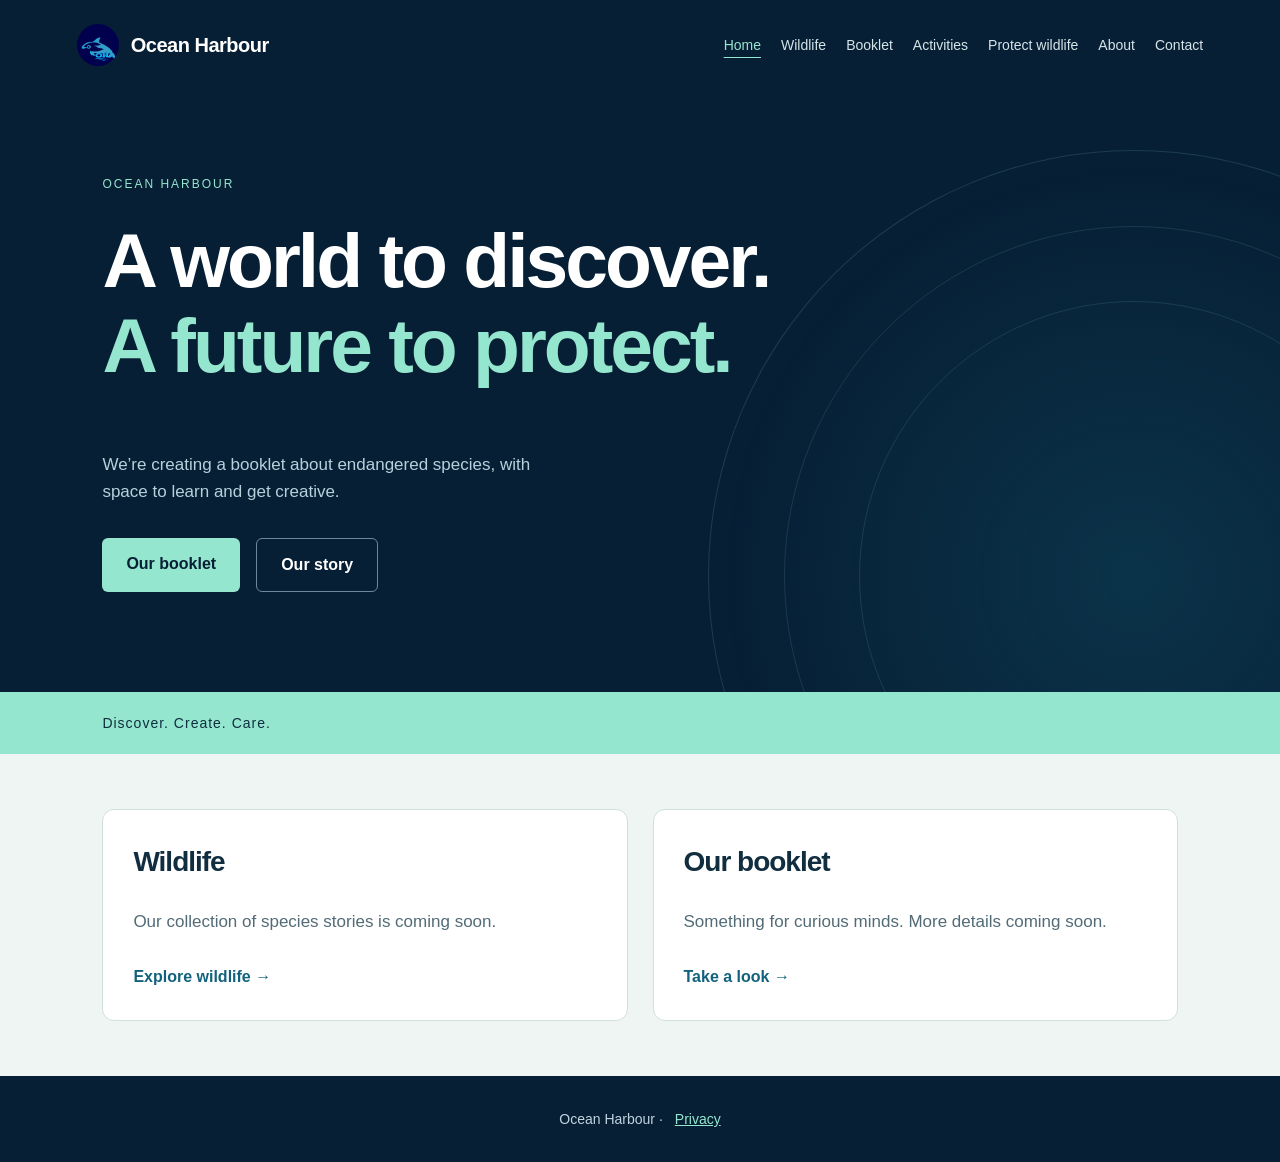
<file: index.html>
<head>
  <meta charset="UTF-8">
  <link rel="icon" href="/favicon.ico" sizes="48x48">
  <link rel="icon" type="image/png" href="/favicon-96.png" sizes="96x96">
  <link rel="apple-touch-icon" href="/favicon-192.png">
  <meta name="viewport" content="width=device-width, initial-scale=1">
  <title>Ocean Harbour | Endangered Species Booklet</title>
  <meta name="description" content="Ocean Harbour is a Young Enterprise student business creating an endangered species booklet with wildlife facts and creative activities.">
  <meta name="keywords" content="Ocean Harbour, Ocean Harbour Young Enterprise, endangered species booklet, wildlife booklet, wildlife learning activities, conservation education">
  <meta name="robots" content="index, follow">
  <meta name="theme-color" content="#12394b">
  <link rel="canonical" href="https://oceanharbour.co.uk/">
  <meta property="og:title" content="Ocean Harbour | Endangered Species Booklet">
  <meta property="og:description" content="Ocean Harbour is a Young Enterprise student business creating an endangered species booklet with wildlife facts and creative activities.">
  <meta property="og:type" content="website">
  <meta property="og:url" content="https://oceanharbour.co.uk/">
  <meta property="og:image" content="https://oceanharbour.co.uk/assets/logo.png">
  <link rel="icon" href="assets/logo.png">
  <link rel="stylesheet" href="style.css">
  <script src="script.js" defer></script>
</head>
<body>
  <a class="skip-link" href="#main">Skip to content</a>
  <header>
    <div class="header-inner">
      <a class="brand" href="">
        <img src="assets/logo.png" alt="Ocean Harbour logo">
        <span>Ocean Harbour</span>
      </a>
      <button id="menu-button" aria-expanded="false" aria-controls="navigation">Menu</button>
      <nav id="navigation" aria-label="Main navigation">
        <a href="/" aria-current="page">Home</a>
        <a href="species/">Wildlife</a>
        <a href="booklet/">Booklet</a>
        <a href="activities/">Activities</a>
        <a href="protect/">Protect wildlife</a>
        <a href="about/">About</a>
        <a href="contact/">Contact</a>
      </nav>
    </div>
  </header>

  <main id="main" class="home">
    <section class="hero">
      <div class="waves" aria-hidden="true"></div>
      <div class="hero-content">
        <span class="eyebrow">Ocean Harbour</span>
        <h1>A world to discover.<br><span>A future to protect.</span></h1>
        <p>We’re creating a booklet about endangered species, with space to learn and get creative.</p>
        <div class="hero-links">
          <a class="button" href="booklet/">Our booklet</a>
          <a class="button secondary" href="about/">Our story</a>
        </div>
      </div>
    </section>
    <div class="intro-strip">Discover. Create. Care.</div>
    <section class="home-sections" aria-label="Explore Ocean Harbour">
      <div class="home-card">
        <h2>Wildlife</h2>
        <p>Our collection of species stories is coming soon.</p>
        <a href="species/">Explore wildlife →</a>
      </div>
      <div class="home-card">
        <h2>Our booklet</h2>
        <p>Something for curious minds. More details coming soon.</p>
        <a href="booklet/">Take a look →</a>
      </div>
    </section>
  </main>

  <footer>
    <span>Ocean Harbour  ·<a href="../privacy/index.html">Privacy</a></span>
  </footer>
</body>
</html>
</file>
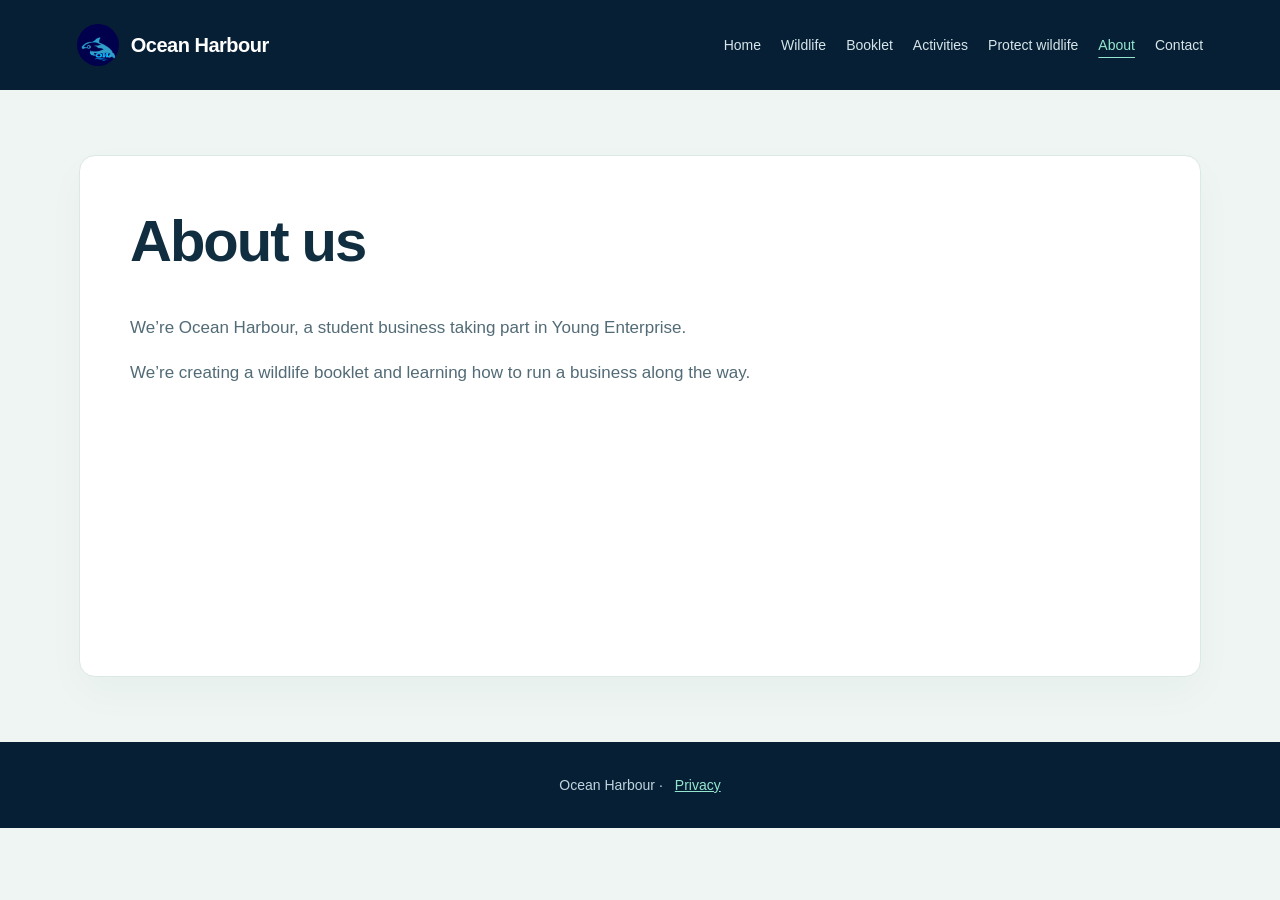
<file: about/index.html>
<html>
<head>
  <meta charset="UTF-8">
  <link rel="icon" href="/favicon.ico" sizes="48x48">
  <link rel="icon" type="image/png" href="/favicon-96.png" sizes="96x96">
  <link rel="apple-touch-icon" href="/favicon-192.png">
  <meta name="viewport" content="width=device-width, initial-scale=1">
  <title>Ocean Harbour Young Enterprise | About Us</title>
  <meta name="description" content="Ocean Harbour is a student business taking part in Young Enterprise and creating a wildlife booklet about endangered species.">
  <meta name="keywords" content="Ocean Harbour, Ocean Harbour Young Enterprise, endangered species booklet, wildlife booklet, wildlife learning activities, conservation education">
  <meta name="robots" content="index, follow">
  <meta name="theme-color" content="#12394b">
  <link rel="canonical" href="https://oceanharbour.co.uk/about/">
  <meta property="og:title" content="Ocean Harbour Young Enterprise | About Us">
  <meta property="og:description" content="Ocean Harbour is a student business taking part in Young Enterprise and creating a wildlife booklet about endangered species.">
  <meta property="og:type" content="website">
  <meta property="og:url" content="https://oceanharbour.co.uk/about/">
  <meta property="og:image" content="https://oceanharbour.co.uk/assets/logo.png">
  <link rel="icon" href="../assets/logo.png">
  <link rel="stylesheet" href="style.css">
  <script src="script.js" defer></script>
</head>
<body>
  <a class="skip-link" href="#main">Skip to content</a>
  <header>
    <div class="header-inner">
      <a class="brand" href="../">
        <img src="../assets/logo.png" alt="Ocean Harbour logo">
        <span>Ocean Harbour</span>
      </a>
      <button id="menu-button" aria-expanded="false" aria-controls="navigation">Menu</button>
      <nav id="navigation" aria-label="Main navigation">
        <a href="../">Home</a>
        <a href="../species/">Wildlife</a>
        <a href="../booklet/">Booklet</a>
        <a href="../activities/">Activities</a>
        <a href="../protect/">Protect wildlife</a>
        <a href="../about/" aria-current="page">About</a>
        <a href="../contact/">Contact</a>
      </nav>
    </div>
  </header>

  <main id="main">
    <h1>About us</h1>
    <p>We’re Ocean Harbour, a student business taking part in Young Enterprise.</p>
    <p>We’re creating a wildlife booklet and learning how to run a business along the way.</p>
  </main>

  <footer>
    <span>Ocean Harbour  ·<a href="../privacy/">Privacy</a></span>
  </footer>
</body>
</html>
</file>
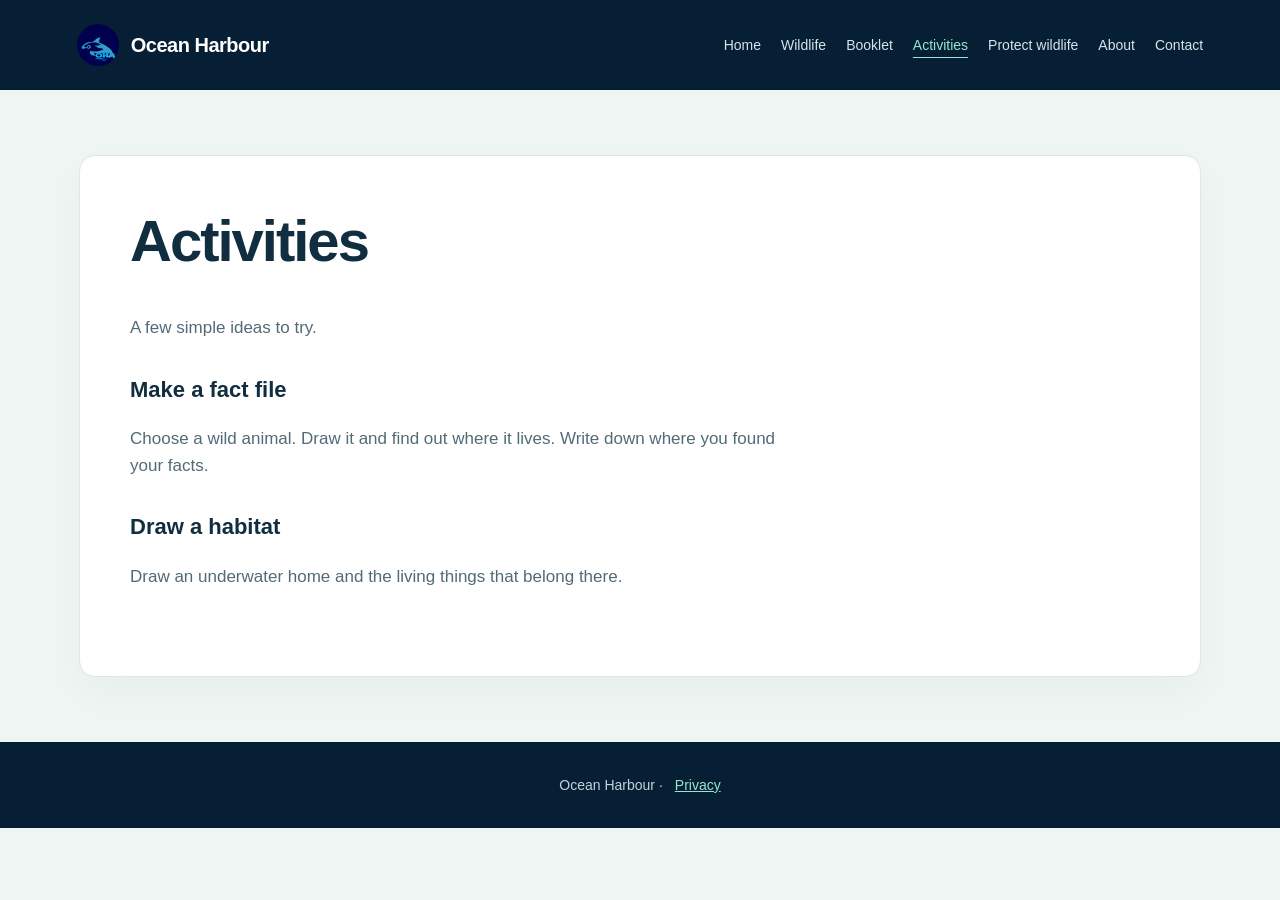
<file: activities/index.html>
<html>
<head>
  <meta charset="UTF-8">
  <link rel="icon" href="/favicon.ico" sizes="48x48">
  <link rel="icon" type="image/png" href="/favicon-96.png" sizes="96x96">
  <link rel="apple-touch-icon" href="/favicon-192.png">
  <meta name="viewport" content="width=device-width, initial-scale=1">
  <title>Wildlife Learning Activities | Ocean Harbour</title>
  <meta name="description" content="Try simple wildlife learning activities with Ocean Harbour, including drawing a habitat and making a wildlife fact file.">
  <!-- <meta name="keywords" content="Ocean Harbour, Ocean Harbour Young Enterprise, endangered species booklet, wildlife booklet, wildlife learning activities, conservation education"> -->
  <meta name="robots" content="index, follow">
  <meta name="theme-color" content="#12394b">
  <link rel="canonical" href="https://oceanharbour.co.uk/activities/">
  <meta property="og:title" content="Wildlife Learning Activities | Ocean Harbour">
  <meta property="og:description" content="Try simple wildlife learning activities with Ocean Harbour, including drawing a habitat and making a wildlife fact file.">
  <meta property="og:type" content="website">
  <meta property="og:url" content="https://oceanharbour.co.uk/activities/">
  <meta property="og:image" content="https://oceanharbour.co.uk/assets/logo.png">
  <link rel="icon" href="../assets/logo.png">
  <link rel="stylesheet" href="style.css">
  <script src="script.js" defer></script>
</head>
<body>
  <a class="skip-link" href="#main">Skip to content</a>
  <header>
    <div class="header-inner">
      <a class="brand" href="../">
        <img src="../assets/logo.png" alt="Ocean Harbour logo">
        <span>Ocean Harbour</span>
      </a>
      <button id="menu-button" aria-expanded="false" aria-controls="navigation">Menu</button>
      <nav id="navigation" aria-label="Main navigation">
        <a href="../">Home</a>
        <a href="../species/">Wildlife</a>
        <a href="../booklet/">Booklet</a>
        <a href="../activities/" aria-current="page">Activities</a>
        <a href="../protect/">Protect wildlife</a>
        <a href="../about/">About</a>
        <a href="../contact/">Contact</a>
      </nav>
    </div>
  </header>

  <main id="main">
    <h1>Activities</h1>
    <p>A few simple ideas to try.</p>
    <h2>Make a fact file</h2>
    <p>Choose a wild animal. Draw it and find out where it lives. Write down where you found your facts.</p>
    <h2>Draw a habitat</h2>
    <p>Draw an underwater home and the living things that belong there.</p>
  </main>

  <footer>
    <span>Ocean Harbour  ·<a href="../privacy/">Privacy</a></span>
  </footer>
</body>
</html>
</file>
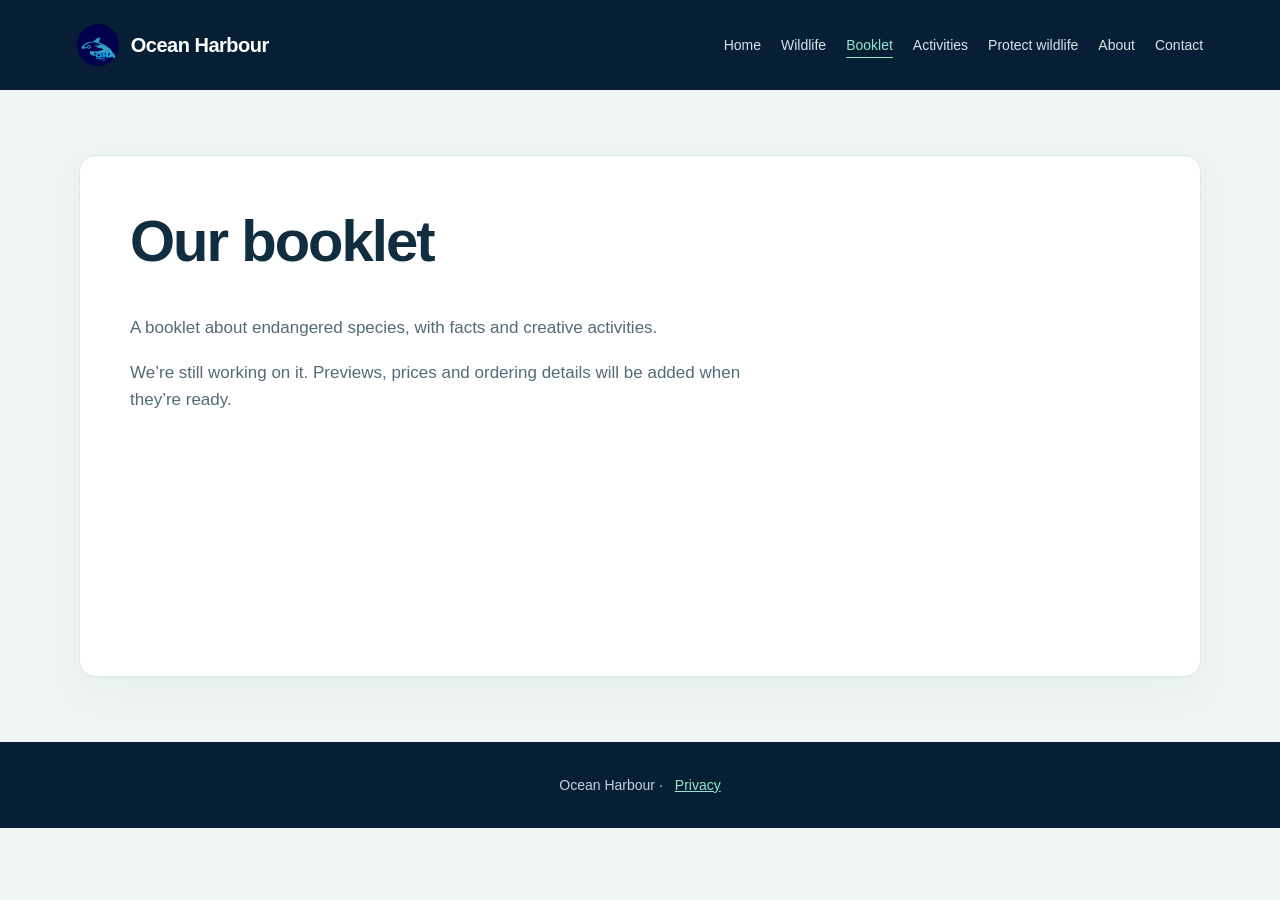
<file: booklet/index.html>
<html>
<head>
  <meta charset="UTF-8">
  <link rel="icon" href="/favicon.ico" sizes="48x48">
  <link rel="icon" type="image/png" href="/favicon-96.png" sizes="96x96">
  <link rel="apple-touch-icon" href="/favicon-192.png">
  <meta name="viewport" content="width=device-width, initial-scale=1">
  <title>Endangered Species Booklet | Ocean Harbour</title>
  <meta name="description" content="Discover the Ocean Harbour endangered species booklet, a Young Enterprise project combining wildlife learning and colouring activities.">
  <!-- <meta name="keywords" content="Ocean Harbour, Ocean Harbour Young Enterprise, endangered species booklet, wildlife booklet, wildlife learning activities, conservation education"> -->
  <meta name="robots" content="index, follow">
  <meta name="theme-color" content="#12394b">
  <link rel="canonical" href="https://oceanharbour.co.uk/booklet/">
  <meta property="og:title" content="Endangered Species Booklet | Ocean Harbour">
  <meta property="og:description" content="Discover the Ocean Harbour endangered species booklet, a Young Enterprise project combining wildlife learning and colouring activities.">
  <meta property="og:type" content="website">
  <meta property="og:url" content="https://oceanharbour.co.uk/booklet/">
  <meta property="og:image" content="https://oceanharbour.co.uk/assets/logo.png">
  <link rel="icon" href="../assets/logo.png">
  <link rel="stylesheet" href="style.css">
  <script src="script.js" defer></script>
</head>
<body>
  <a class="skip-link" href="#main">Skip to content</a>
  <header>
    <div class="header-inner">
      <a class="brand" href="../">
        <img src="../assets/logo.png" alt="Ocean Harbour logo">
        <span>Ocean Harbour</span>
      </a>
      <button id="menu-button" aria-expanded="false" aria-controls="navigation">Menu</button>
      <nav id="navigation" aria-label="Main navigation">
        <a href="../">Home</a>
        <a href="../species/">Wildlife</a>
        <a href="../booklet/" aria-current="page">Booklet</a>
        <a href="../activities/">Activities</a>
        <a href="../protect/">Protect wildlife</a>
        <a href="../about/">About</a>
        <a href="../contact/">Contact</a>
      </nav>
    </div>
  </header>

  <main id="main">
    <h1>Our booklet</h1>
    <p>A booklet about endangered species, with facts and creative activities.</p>
    <p>We’re still working on it. Previews, prices and ordering details will be added when they’re ready.</p>
  </main>

  <footer>
    <span>Ocean Harbour  ·<a href="../privacy/">Privacy</a></span>
  </footer>
</body>
</html>
</file>
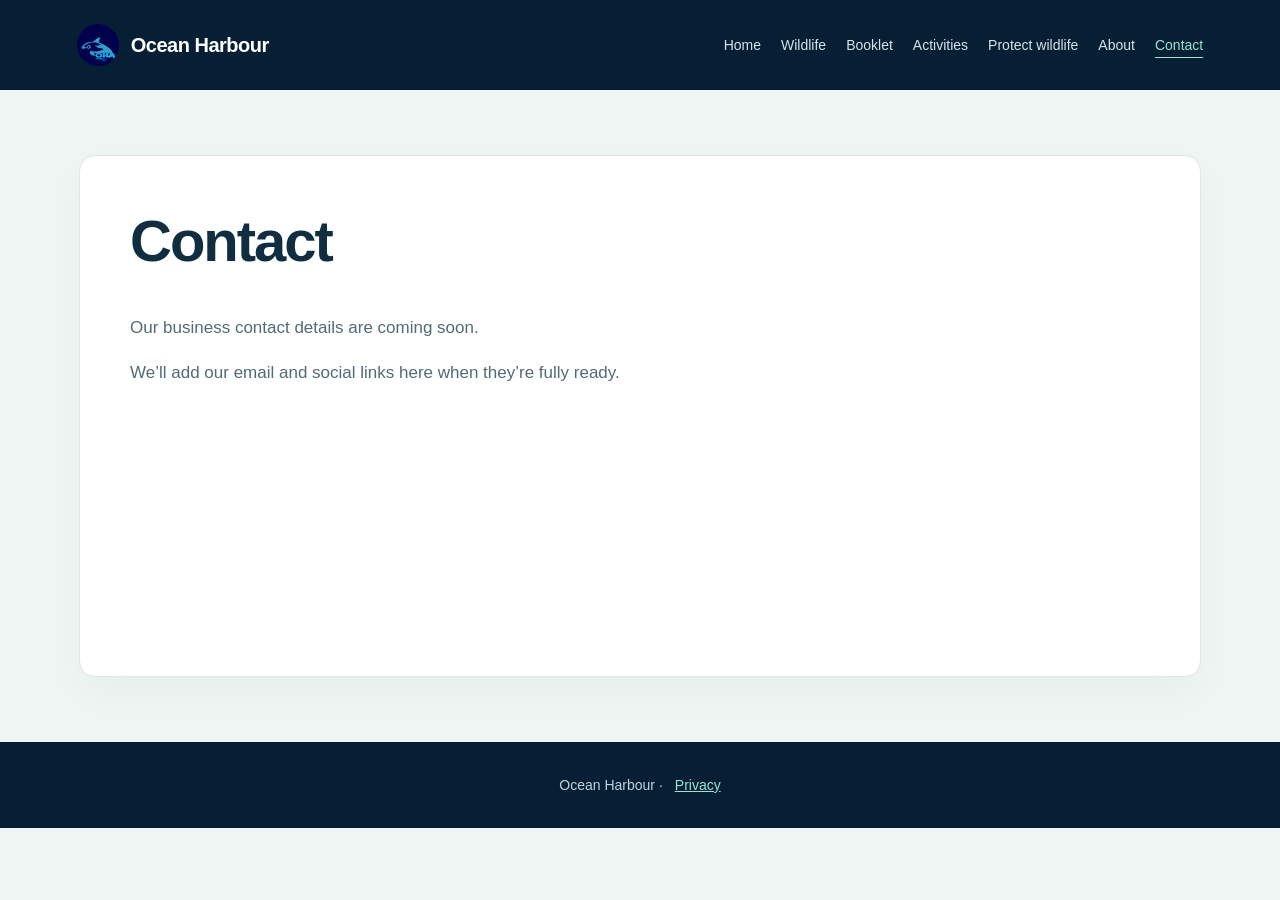
<file: contact/index.html>
<html>
<head>
  <meta charset="UTF-8">
  <link rel="icon" href="/favicon.ico" sizes="48x48">
  <link rel="icon" type="image/png" href="/favicon-96.png" sizes="96x96">
  <link rel="apple-touch-icon" href="/favicon-192.png">
  <meta name="viewport" content="width=device-width, initial-scale=1">
  <title>Contact Ocean Harbour | Booklet Updates</title>
  <meta name="description" content="Find Ocean Harbour booklet updates and contact information. Business contact details and ordering information are coming soon.">
  <!-- <meta name="keywords" content="Ocean Harbour, Ocean Harbour Young Enterprise, endangered species booklet, wildlife booklet, wildlife learning activities, conservation education"> -->
  <meta name="robots" content="index, follow">
  <meta name="theme-color" content="#12394b">
  <link rel="canonical" href="https://oceanharbour.co.uk/contact/">
  <meta property="og:title" content="Contact Ocean Harbour | Booklet Updates">
  <meta property="og:description" content="Find Ocean Harbour booklet updates and contact information. Business contact details and ordering information are coming soon.">
  <meta property="og:type" content="website">
  <meta property="og:url" content="https://oceanharbour.co.uk/contact/">
  <meta property="og:image" content="https://oceanharbour.co.uk/assets/logo.png">
  <link rel="icon" href="../assets/logo.png">
  <link rel="stylesheet" href="style.css">
  <script src="script.js" defer></script>
</head>
<body>
  <a class="skip-link" href="#main">Skip to content</a>
  <header>
    <div class="header-inner">
      <a class="brand" href="../">
        <img src="../assets/logo.png" alt="Ocean Harbour logo">
        <span>Ocean Harbour</span>
      </a>
      <button id="menu-button" aria-expanded="false" aria-controls="navigation">Menu</button>
      <nav id="navigation" aria-label="Main navigation">
        <a href="../">Home</a>
        <a href="../species/">Wildlife</a>
        <a href="../booklet/">Booklet</a>
        <a href="../activities/">Activities</a>
        <a href="../protect/">Protect wildlife</a>
        <a href="../about/">About</a>
        <a href="../contact/" aria-current="page">Contact</a>
      </nav>
    </div>
  </header>

  <main id="main">
    <h1>Contact</h1>
    <p>Our business contact details are coming soon.</p>
    <p>We’ll add our email and social links here when they’re fully ready.</p>
  </main>

  <footer>
    <span>Ocean Harbour  ·<a href="../privacy/">Privacy</a></span>
  </footer>
</body>
</html>
</file>
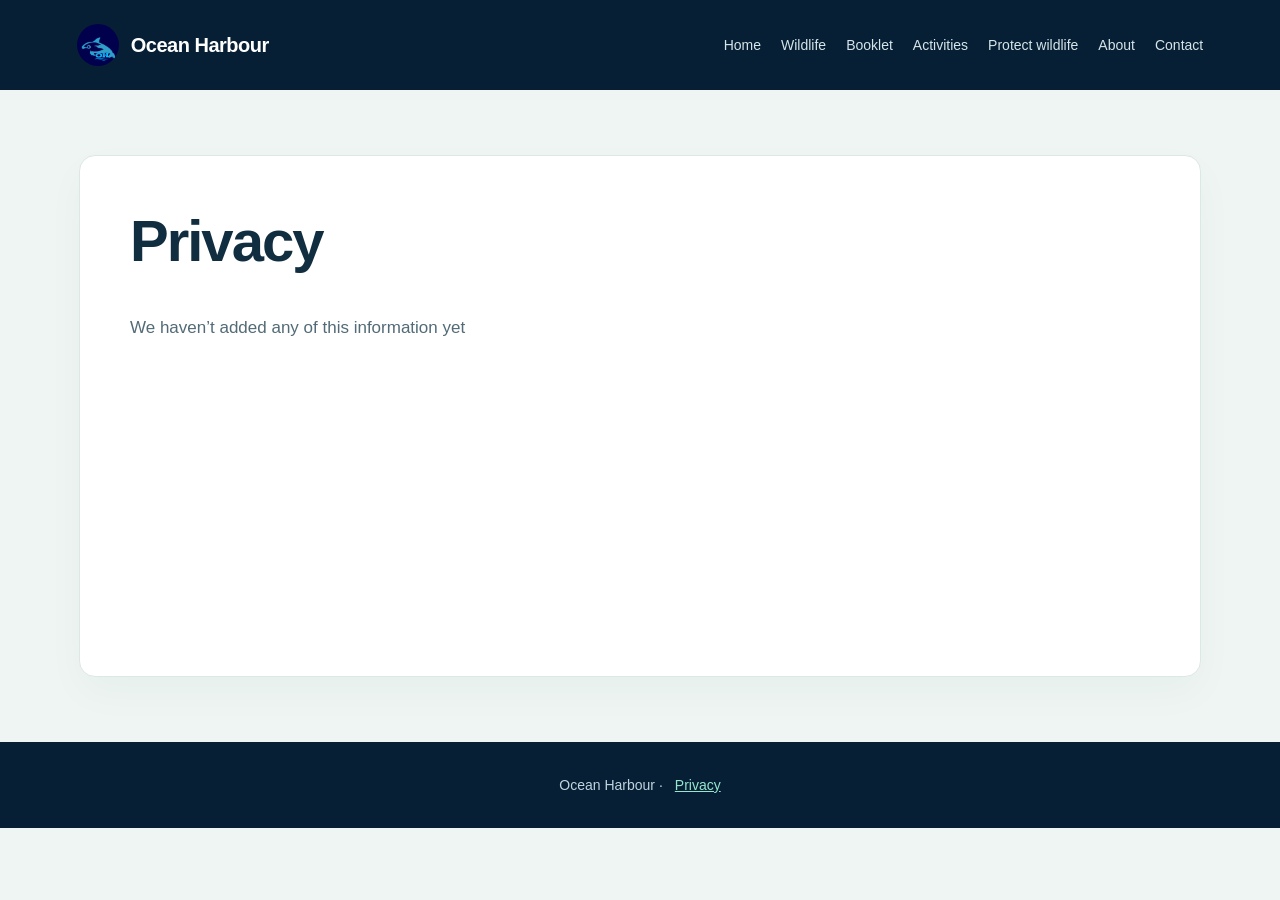
<file: privacy/index.html>
<html>
<head>
  <meta charset="UTF-8">
  <link rel="icon" href="/favicon.ico" sizes="48x48">
  <link rel="icon" type="image/png" href="/favicon-96.png" sizes="96x96">
  <link rel="apple-touch-icon" href="/favicon-192.png">
  <meta name="viewport" content="width=device-width, initial-scale=1">
  <title>Privacy | Ocean Harbour</title>
  <meta name="description" content="Read the privacy information for the Ocean Harbour wildlife booklet website.">
  <!-- <meta name="keywords" content="Ocean Harbour, Ocean Harbour Young Enterprise, endangered species booklet, wildlife booklet, wildlife learning activities, conservation education"> -->
  <meta name="robots" content="index, follow">
  <meta name="theme-color" content="#12394b">
  <link rel="canonical" href="https://oceanharbour.co.uk/privacy/">
  <meta property="og:title" content="Privacy | Ocean Harbour">
  <meta property="og:description" content="Read the privacy information for the Ocean Harbour wildlife booklet website.">
  <meta property="og:type" content="website">
  <meta property="og:url" content="https://oceanharbour.co.uk/privacy/">
  <meta property="og:image" content="https://oceanharbour.co.uk/assets/logo.png">
  <link rel="icon" href="../assets/logo.png">
  <link rel="stylesheet" href="style.css">
  <script src="script.js" defer></script>
</head>
<body>
  <a class="skip-link" href="#main">Skip to content</a>
  <header>
    <div class="header-inner">
      <a class="brand" href="../">
        <img src="../assets/logo.png" alt="Ocean Harbour logo">
        <span>Ocean Harbour</span>
      </a>
      <button id="menu-button" aria-expanded="false" aria-controls="navigation">Menu</button>
      <nav id="navigation" aria-label="Main navigation">
        <a href="../">Home</a>
        <a href="../species/">Wildlife</a>
        <a href="../booklet/">Booklet</a>
        <a href="../activities/">Activities</a>
        <a href="../protect/">Protect wildlife</a>
        <a href="../about/">About</a>
        <a href="../contact/">Contact</a>
      </nav>
    </div>
  </header>

  <main id="main">
    <h1>Privacy</h1>
    <p>We haven’t added any of this information yet</p>
  </main>

  <footer>
    <span>Ocean Harbour  ·<a href="../privacy/">Privacy</a></span>
  </footer>
</body>
</html>
</file>
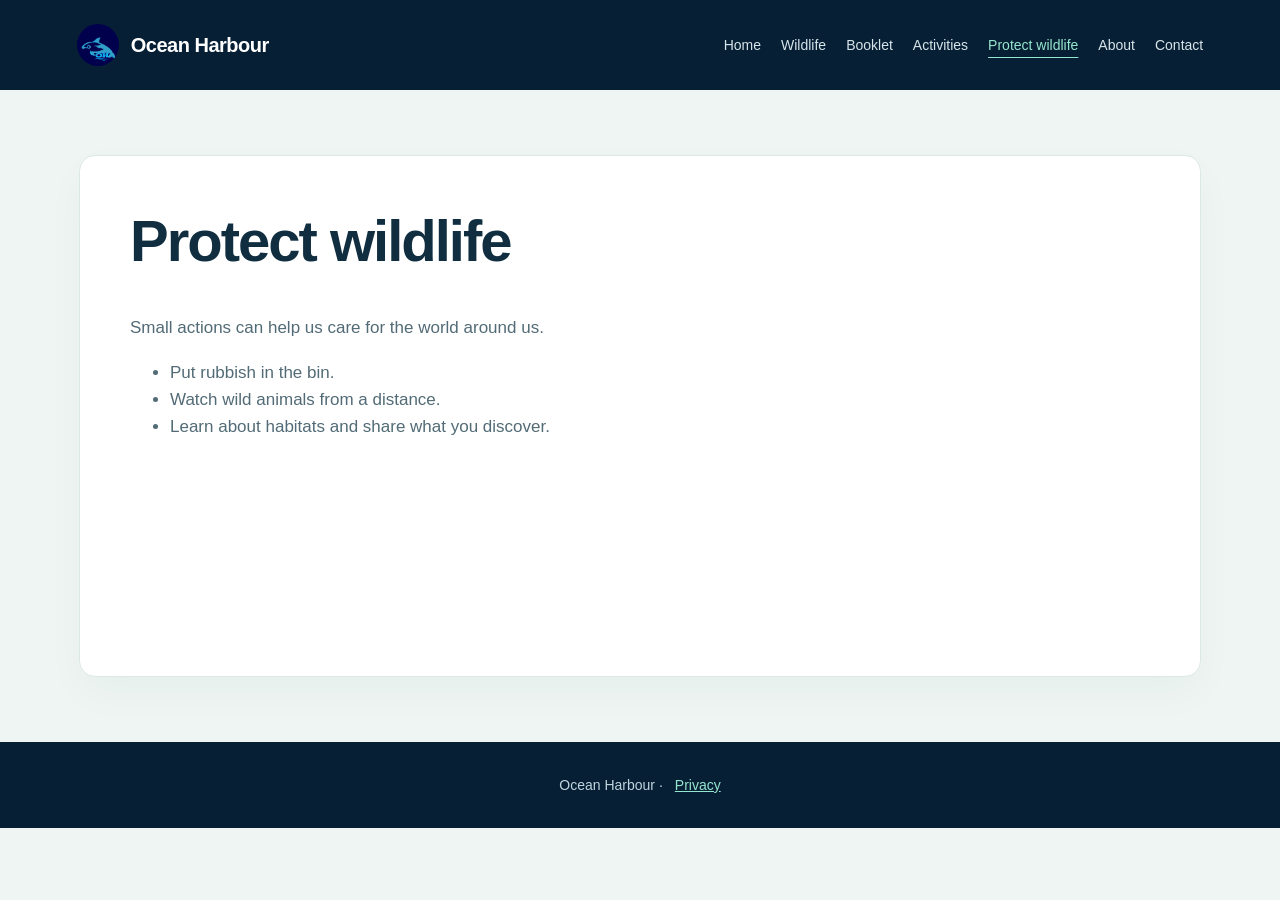
<file: protect/index.html>
<html>
<head>
  <meta charset="UTF-8">
  <link rel="icon" href="/favicon.ico" sizes="48x48">
  <link rel="icon" type="image/png" href="/favicon-96.png" sizes="96x96">
  <link rel="apple-touch-icon" href="/favicon-192.png">
  <meta name="viewport" content="width=device-width, initial-scale=1">
  <title>Protect Wildlife & Aquatic Habitats | Ocean Harbour</title>
  <meta name="description" content="Learn simple ways to care for wildlife and aquatic habitats with Ocean Harbour.">
  <!-- <meta name="keywords" content="Ocean Harbour, Ocean Harbour Young Enterprise, endangered species booklet, wildlife booklet, wildlife learning activities, conservation education"> -->
  <meta name="robots" content="index, follow">
  <meta name="theme-color" content="#12394b">
  <link rel="canonical" href="https://oceanharbour.co.uk/protect/">
  <meta property="og:title" content="Protect Wildlife & Aquatic Habitats | Ocean Harbour">
  <meta property="og:description" content="Learn simple ways to care for wildlife and aquatic habitats with Ocean Harbour.">
  <meta property="og:type" content="website">
  <meta property="og:url" content="https://oceanharbour.co.uk/protect/">
  <meta property="og:image" content="https://oceanharbour.co.uk/assets/logo.png">
  <link rel="icon" href="../assets/logo.png">
  <link rel="stylesheet" href="style.css">
  <script src="script.js" defer></script>
</head>
<body>
  <a class="skip-link" href="#main">Skip to content</a>
  <header>
    <div class="header-inner">
      <a class="brand" href="../">
        <img src="../assets/logo.png" alt="Ocean Harbour logo">
        <span>Ocean Harbour</span>
      </a>
      <button id="menu-button" aria-expanded="false" aria-controls="navigation">Menu</button>
      <nav id="navigation" aria-label="Main navigation">
        <a href="../">Home</a>
        <a href="../species/">Wildlife</a>
        <a href="../booklet/">Booklet</a>
        <a href="../activities/">Activities</a>
        <a href="../protect/" aria-current="page">Protect wildlife</a>
        <a href="../about/">About</a>
        <a href="../contact/">Contact</a>
      </nav>
    </div>
  </header>

  <main id="main">
    <h1>Protect wildlife</h1>
    <p>Small actions can help us care for the world around us.</p>
    <ul>
      <li>Put rubbish in the bin.</li>
      <li>Watch wild animals from a distance.</li>
      <li>Learn about habitats and share what you discover.</li>
    </ul>
  </main>

  <footer>
    <span>Ocean Harbour  ·<a href="../privacy/">Privacy</a></span>
  </footer>
</body>
</html>
</file>
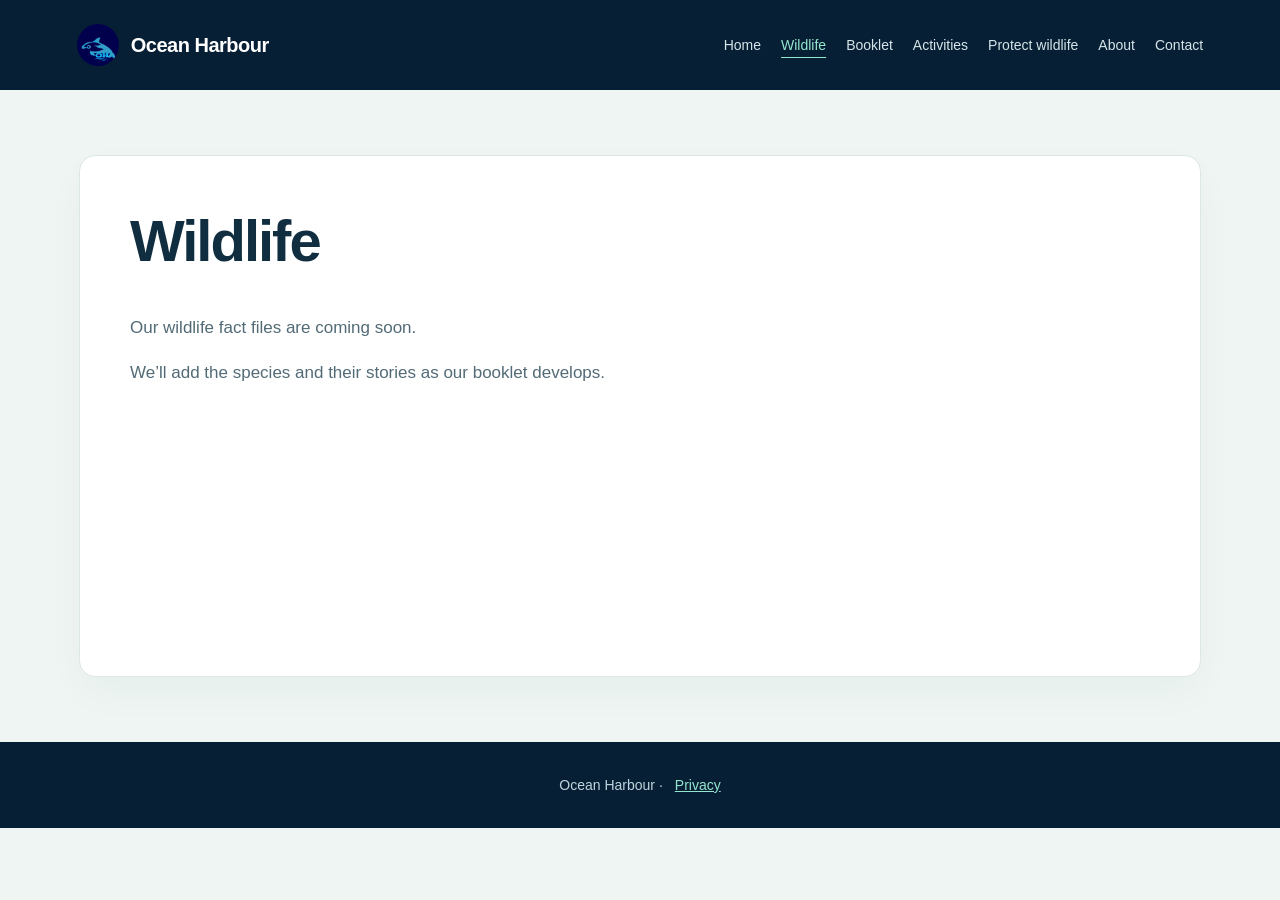
<file: species/index.html>
<html>
<head>
  <meta charset="UTF-8">
  <link rel="icon" href="/favicon.ico" sizes="any">
  <meta name="viewport" content="width=device-width, initial-scale=1">
  <title>Wildlife & Endangered Species | Ocean Harbour</title>
  <meta name="description" content="Explore wildlife and endangered species with Ocean Harbour. Our collection of species fact files is coming soon.">
  <meta name="keywords" content="Ocean Harbour, Ocean Harbour Young Enterprise, endangered species booklet, wildlife booklet, wildlife learning activities, conservation education">
  <meta name="robots" content="index, follow">
  <meta name="theme-color" content="#12394b">
  <link rel="canonical" href="https://oceanharbour.co.uk/species/">
  <meta property="og:title" content="Wildlife & Endangered Species | Ocean Harbour">
  <meta property="og:description" content="Explore wildlife and endangered species with Ocean Harbour. Our collection of species fact files is coming soon.">
  <meta property="og:type" content="website">
  <meta property="og:url" content="https://oceanharbour.co.uk/species/">
  <meta property="og:image" content="https://oceanharbour.co.uk/assets/logo.png">
  <link rel="icon" href="../assets/logo.png">
  <link rel="stylesheet" href="style.css">
  <script src="script.js" defer></script>
</head>
<body>
  <a class="skip-link" href="#main">Skip to content</a>
  <header>
    <div class="header-inner">
      <a class="brand" href="../">
        <img src="../assets/logo.png" alt="Ocean Harbour logo">
        <span>Ocean Harbour</span>
      </a>
      <button id="menu-button" aria-expanded="false" aria-controls="navigation">Menu</button>
      <nav id="navigation" aria-label="Main navigation">
        <a href="../">Home</a>
        <a href="../species/" aria-current="page">Wildlife</a>
        <a href="../booklet/">Booklet</a>
        <a href="../activities/">Activities</a>
        <a href="../protect/">Protect wildlife</a>
        <a href="../about/">About</a>
        <a href="../contact/">Contact</a>
      </nav>
    </div>
  </header>

  <main id="main">
    <h1>Wildlife</h1>
    <p>Our wildlife fact files are coming soon.</p>
    <p>We’ll add the species and their stories as our booklet develops.</p>
  </main>

  <footer>
    <span>Ocean Harbour  ·<a href="../privacy/">Privacy</a></span>
  </footer>
</body>
</html>
</file>
<file: style.css>
/* page colours */
body {
  margin: 0;
  background: #f5fafb;
  color: #12394b;
  font-family: Arial, sans-serif;
  line-height: 1.6;
}

header {
  background: #12394b;
  color: white;
  padding: 18px 24px;
}

.header-inner {
  max-width: 960px;
  margin: auto;
}

.brand {
  display: flex;
  align-items: center;
  gap: 12px;
  color: white;
  text-decoration: none;
  font-size: 22px;
  font-weight: bold;
}

.brand img {
  width: 42px;
  height: 42px;
  border-radius: 50%;
}

nav {
  display: flex;
  flex-wrap: wrap;
  gap: 8px 20px;
  margin-top: 18px;
}

nav a {
  color: white;
  text-decoration: none;
  font-size: 15px;
}

nav a:hover,
nav a[aria-current="page"] {
  text-decoration: underline;
}

/* space around the text */
main {
  max-width: 800px;
  min-height: 330px;
  margin: 48px auto;
  padding: 0 24px;
}

h1 {
  font-size: 36px;
  line-height: 1.2;
}

h2 {
  font-size: 22px;
  margin-top: 30px;
}

p,
li {
  font-size: 17px;
}

a {
  color: #12627d;
}

.button {
  display: inline-block;
  margin-top: 16px;
  padding: 10px 20px;
  background: #12627d;
  color: white;
  text-decoration: none;
  border-radius: 4px;
}

footer {
  border-top: 1px solid #cbdfe5;
  padding: 24px;
  text-align: center;
  font-size: 14px;
}

footer a {
  margin-left: 12px;
}

#menu-button {
  display: none;
  margin-top: 14px;
  padding: 8px 12px;
  background: transparent;
  color: white;
  border: 1px solid #9fc2cd;
  border-radius: 4px;
  font-size: 15px;
  cursor: pointer;
}

.skip-link {
  position: absolute;
  top: -60px;
  padding: 8px;
  background: white;
}

.skip-link:focus {
  top: 0;
}

:focus-visible {
  outline: 3px solid #de9a35;
  outline-offset: 4px;
}

/* menu on small screens */
@media (max-width: 600px) {
  #menu-button {
    display: block;
  }

  nav {
    display: none;
    flex-direction: column;
  }

  nav.open {
    display: flex;
  }

  main {
    margin: 32px auto;
  }

  h1 {
    font-size: 30px;
  }
}

/* ocean colours */
body {
  background: #eef5f2;
  color: #102e40;
  font-family: "Trebuchet MS", Arial, sans-serif;
}

header {
  background: #071f35;
  padding: 24px 6%;
}

.header-inner {
  max-width: 1200px;
  display: flex;
  align-items: center;
  justify-content: space-between;
  gap: 24px;
}

.brand {
  font-size: 20px;
  letter-spacing: -0.5px;
  white-space: nowrap;
}

nav {
  margin: 0;
  gap: 20px;
}

nav a {
  color: #d5e5e9;
  font-size: 14px;
}

nav a:hover,
nav a[aria-current="page"] {
  color: #95e6ce;
  text-underline-offset: 7px;
}

main {
  max-width: 1020px;
  min-height: 420px;
  margin: 65px auto;
  padding: 50px;
  background: white;
  border: 1px solid #dce8e3;
  border-radius: 16px;
  box-shadow: 0 16px 40px #12394b08;
}

main h1 {
  font-size: clamp(36px, 5vw, 58px);
  letter-spacing: -2px;
  margin-top: 0;
}

main p,
main li {
  max-width: 650px;
  color: #526b76;
}

.button {
  padding: 13px 24px;
  background: #95e6ce;
  color: #071f35;
  font-weight: bold;
  border-radius: 6px;
}

.button:hover {
  background: #b2efdd;
}

footer {
  background: #071f35;
  color: #bfd4de;
  border: 0;
  padding: 32px 6%;
}

footer a {
  color: #95e6ce;
}

.home {
  max-width: none;
  padding: 0;
  margin: 0;
  border: 0;
  border-radius: 0;
  background: transparent;
  box-shadow: none;
}

.hero {
  position: relative;
  overflow: hidden;
  background: #071f35;
  color: white;
  padding: 85px 8% 100px;
}

.hero-content {
  max-width: 1200px;
  margin: auto;
  position: relative;
  z-index: 1;
}

.eyebrow {
  display: block;
  color: #95e6ce;
  font-size: 12px;
  text-transform: uppercase;
  letter-spacing: 2px;
  margin-bottom: 24px;
}

.hero h1 {
  max-width: 750px;
  font-size: clamp(42px, 6vw, 78px);
  line-height: 1.1;
  letter-spacing: -3px;
}

.hero h1 span {
  color: #95e6ce;
}

.hero p {
  max-width: 440px;
  color: #b8d0dc;
}

.hero-links {
  display: flex;
  flex-wrap: wrap;
  gap: 16px;
}

.secondary {
  background: transparent;
  border: 1px solid #6b8998;
  color: white;
}

/* shapes in the background */
.waves {
  position: absolute;
  right: -280px;
  top: 60px;
  width: 850px;
  height: 850px;
  border: 1px solid #95e6ce25;
  border-radius: 50%;
  background: radial-gradient(circle, #15617550, transparent 68%);
}

.waves::before,
.waves::after {
  content: "";
  position: absolute;
  inset: 75px;
  border: 1px solid #95e6ce20;
  border-radius: 50%;
}

.waves::after {
  inset: 150px;
}

.intro-strip {
  background: #95e6ce;
  padding: 20px 8%;
  font-size: 14px;
  letter-spacing: 1px;
}

.home-sections {
  max-width: 1200px;
  margin: auto;
  padding: 55px 8%;
  display: grid;
  grid-template-columns: 1fr 1fr;
  gap: 25px;
}

.home-card {
  padding: 30px;
  border: 1px solid #d1e0da;
  border-radius: 12px;
  background: white;
}

.home-card h2 {
  margin-top: 0;
  font-size: 28px;
  letter-spacing: -1px;
}

.home-card a {
  display: inline-block;
  margin-top: 12px;
  text-decoration: none;
  font-weight: bold;
}

@media (max-width: 1000px) {
  .header-inner {
    flex-wrap: wrap;
  }

  nav {
    width: 100%;
  }
}

@media (max-width: 600px) {
  .header-inner {
    gap: 10px;
  }

  #menu-button {
    margin: 0;
  }

  nav {
    margin-top: 16px;
  }

  main {
    margin: 30px 18px;
    padding: 30px 24px;
    min-height: 350px;
  }

  .home {
    margin: 0;
    padding: 0;
  }

  .hero {
    padding: 65px 7%;
  }

  .hero h1 {
    letter-spacing: -2px;
  }

  .home-sections {
    grid-template-columns: 1fr;
    padding: 30px 7%;
  }

  .waves {
    opacity: 0.4;
    right: -650px;
  }
}
</file>
<file: about/style.css>
/* page colours */
body {
  margin: 0;
  background: #f5fafb;
  color: #12394b;
  font-family: Arial, sans-serif;
  line-height: 1.6;
}

header {
  background: #12394b;
  color: white;
  padding: 18px 24px;
}

.header-inner {
  max-width: 960px;
  margin: auto;
}

.brand {
  display: flex;
  align-items: center;
  gap: 12px;
  color: white;
  text-decoration: none;
  font-size: 22px;
  font-weight: bold;
}

.brand img {
  width: 42px;
  height: 42px;
  border-radius: 50%;
}

nav {
  display: flex;
  flex-wrap: wrap;
  gap: 8px 20px;
  margin-top: 18px;
}

nav a {
  color: white;
  text-decoration: none;
  font-size: 15px;
}

nav a:hover,
nav a[aria-current="page"] {
  text-decoration: underline;
}

/* space around the text */
main {
  max-width: 800px;
  min-height: 330px;
  margin: 48px auto;
  padding: 0 24px;
}

h1 {
  font-size: 36px;
  line-height: 1.2;
}

h2 {
  font-size: 22px;
  margin-top: 30px;
}

p,
li {
  font-size: 17px;
}

a {
  color: #12627d;
}

.button {
  display: inline-block;
  margin-top: 16px;
  padding: 10px 20px;
  background: #12627d;
  color: white;
  text-decoration: none;
  border-radius: 4px;
}

footer {
  border-top: 1px solid #cbdfe5;
  padding: 24px;
  text-align: center;
  font-size: 14px;
}

footer a {
  margin-left: 12px;
}

#menu-button {
  display: none;
  margin-top: 14px;
  padding: 8px 12px;
  background: transparent;
  color: white;
  border: 1px solid #9fc2cd;
  border-radius: 4px;
  font-size: 15px;
  cursor: pointer;
}

.skip-link {
  position: absolute;
  top: -60px;
  padding: 8px;
  background: white;
}

.skip-link:focus {
  top: 0;
}

:focus-visible {
  outline: 3px solid #de9a35;
  outline-offset: 4px;
}

/* menu on small screens */
@media (max-width: 600px) {
  #menu-button {
    display: block;
  }

  nav {
    display: none;
    flex-direction: column;
  }

  nav.open {
    display: flex;
  }

  main {
    margin: 32px auto;
  }

  h1 {
    font-size: 30px;
  }
}

/* ocean colours */
body {
  background: #eef5f2;
  color: #102e40;
  font-family: "Trebuchet MS", Arial, sans-serif;
}

header {
  background: #071f35;
  padding: 24px 6%;
}

.header-inner {
  max-width: 1200px;
  display: flex;
  align-items: center;
  justify-content: space-between;
  gap: 24px;
}

.brand {
  font-size: 20px;
  letter-spacing: -0.5px;
  white-space: nowrap;
}

nav {
  margin: 0;
  gap: 20px;
}

nav a {
  color: #d5e5e9;
  font-size: 14px;
}

nav a:hover,
nav a[aria-current="page"] {
  color: #95e6ce;
  text-underline-offset: 7px;
}

main {
  max-width: 1020px;
  min-height: 420px;
  margin: 65px auto;
  padding: 50px;
  background: white;
  border: 1px solid #dce8e3;
  border-radius: 16px;
  box-shadow: 0 16px 40px #12394b08;
}

main h1 {
  font-size: clamp(36px, 5vw, 58px);
  letter-spacing: -2px;
  margin-top: 0;
}

main p,
main li {
  max-width: 650px;
  color: #526b76;
}

.button {
  padding: 13px 24px;
  background: #95e6ce;
  color: #071f35;
  font-weight: bold;
  border-radius: 6px;
}

.button:hover {
  background: #b2efdd;
}

footer {
  background: #071f35;
  color: #bfd4de;
  border: 0;
  padding: 32px 6%;
}

footer a {
  color: #95e6ce;
}

.home {
  max-width: none;
  padding: 0;
  margin: 0;
  border: 0;
  border-radius: 0;
  background: transparent;
  box-shadow: none;
}

.hero {
  position: relative;
  overflow: hidden;
  background: #071f35;
  color: white;
  padding: 85px 8% 100px;
}

.hero-content {
  max-width: 1200px;
  margin: auto;
  position: relative;
  z-index: 1;
}

.eyebrow {
  display: block;
  color: #95e6ce;
  font-size: 12px;
  text-transform: uppercase;
  letter-spacing: 2px;
  margin-bottom: 24px;
}

.hero h1 {
  max-width: 750px;
  font-size: clamp(42px, 6vw, 78px);
  line-height: 1.1;
  letter-spacing: -3px;
}

.hero h1 span {
  color: #95e6ce;
}

.hero p {
  max-width: 440px;
  color: #b8d0dc;
}

.hero-links {
  display: flex;
  flex-wrap: wrap;
  gap: 16px;
}

.secondary {
  background: transparent;
  border: 1px solid #6b8998;
  color: white;
}

/* shapes in the background */
.waves {
  position: absolute;
  right: -280px;
  top: 60px;
  width: 850px;
  height: 850px;
  border: 1px solid #95e6ce25;
  border-radius: 50%;
  background: radial-gradient(circle, #15617550, transparent 68%);
}

.waves::before,
.waves::after {
  content: "";
  position: absolute;
  inset: 75px;
  border: 1px solid #95e6ce20;
  border-radius: 50%;
}

.waves::after {
  inset: 150px;
}

.intro-strip {
  background: #95e6ce;
  padding: 20px 8%;
  font-size: 14px;
  letter-spacing: 1px;
}

.home-sections {
  max-width: 1200px;
  margin: auto;
  padding: 55px 8%;
  display: grid;
  grid-template-columns: 1fr 1fr;
  gap: 25px;
}

.home-card {
  padding: 30px;
  border: 1px solid #d1e0da;
  border-radius: 12px;
  background: white;
}

.home-card h2 {
  margin-top: 0;
  font-size: 28px;
  letter-spacing: -1px;
}

.home-card a {
  display: inline-block;
  margin-top: 12px;
  text-decoration: none;
  font-weight: bold;
}

@media (max-width: 1000px) {
  .header-inner {
    flex-wrap: wrap;
  }

  nav {
    width: 100%;
  }
}

@media (max-width: 600px) {
  .header-inner {
    gap: 10px;
  }

  #menu-button {
    margin: 0;
  }

  nav {
    margin-top: 16px;
  }

  main {
    margin: 30px 18px;
    padding: 30px 24px;
    min-height: 350px;
  }

  .home {
    margin: 0;
    padding: 0;
  }

  .hero {
    padding: 65px 7%;
  }

  .hero h1 {
    letter-spacing: -2px;
  }

  .home-sections {
    grid-template-columns: 1fr;
    padding: 30px 7%;
  }

  .waves {
    opacity: 0.4;
    right: -650px;
  }
}
</file>
<file: activities/style.css>
/* page colours */
body {
  margin: 0;
  background: #f5fafb;
  color: #12394b;
  font-family: Arial, sans-serif;
  line-height: 1.6;
}

header {
  background: #12394b;
  color: white;
  padding: 18px 24px;
}

.header-inner {
  max-width: 960px;
  margin: auto;
}

.brand {
  display: flex;
  align-items: center;
  gap: 12px;
  color: white;
  text-decoration: none;
  font-size: 22px;
  font-weight: bold;
}

.brand img {
  width: 42px;
  height: 42px;
  border-radius: 50%;
}

nav {
  display: flex;
  flex-wrap: wrap;
  gap: 8px 20px;
  margin-top: 18px;
}

nav a {
  color: white;
  text-decoration: none;
  font-size: 15px;
}

nav a:hover,
nav a[aria-current="page"] {
  text-decoration: underline;
}

/* space around the text */
main {
  max-width: 800px;
  min-height: 330px;
  margin: 48px auto;
  padding: 0 24px;
}

h1 {
  font-size: 36px;
  line-height: 1.2;
}

h2 {
  font-size: 22px;
  margin-top: 30px;
}

p,
li {
  font-size: 17px;
}

a {
  color: #12627d;
}

.button {
  display: inline-block;
  margin-top: 16px;
  padding: 10px 20px;
  background: #12627d;
  color: white;
  text-decoration: none;
  border-radius: 4px;
}

footer {
  border-top: 1px solid #cbdfe5;
  padding: 24px;
  text-align: center;
  font-size: 14px;
}

footer a {
  margin-left: 12px;
}

#menu-button {
  display: none;
  margin-top: 14px;
  padding: 8px 12px;
  background: transparent;
  color: white;
  border: 1px solid #9fc2cd;
  border-radius: 4px;
  font-size: 15px;
  cursor: pointer;
}

.skip-link {
  position: absolute;
  top: -60px;
  padding: 8px;
  background: white;
}

.skip-link:focus {
  top: 0;
}

:focus-visible {
  outline: 3px solid #de9a35;
  outline-offset: 4px;
}

/* menu on small screens */
@media (max-width: 600px) {
  #menu-button {
    display: block;
  }

  nav {
    display: none;
    flex-direction: column;
  }

  nav.open {
    display: flex;
  }

  main {
    margin: 32px auto;
  }

  h1 {
    font-size: 30px;
  }
}

/* ocean colours */
body {
  background: #eef5f2;
  color: #102e40;
  font-family: "Trebuchet MS", Arial, sans-serif;
}

header {
  background: #071f35;
  padding: 24px 6%;
}

.header-inner {
  max-width: 1200px;
  display: flex;
  align-items: center;
  justify-content: space-between;
  gap: 24px;
}

.brand {
  font-size: 20px;
  letter-spacing: -0.5px;
  white-space: nowrap;
}

nav {
  margin: 0;
  gap: 20px;
}

nav a {
  color: #d5e5e9;
  font-size: 14px;
}

nav a:hover,
nav a[aria-current="page"] {
  color: #95e6ce;
  text-underline-offset: 7px;
}

main {
  max-width: 1020px;
  min-height: 420px;
  margin: 65px auto;
  padding: 50px;
  background: white;
  border: 1px solid #dce8e3;
  border-radius: 16px;
  box-shadow: 0 16px 40px #12394b08;
}

main h1 {
  font-size: clamp(36px, 5vw, 58px);
  letter-spacing: -2px;
  margin-top: 0;
}

main p,
main li {
  max-width: 650px;
  color: #526b76;
}

.button {
  padding: 13px 24px;
  background: #95e6ce;
  color: #071f35;
  font-weight: bold;
  border-radius: 6px;
}

.button:hover {
  background: #b2efdd;
}

footer {
  background: #071f35;
  color: #bfd4de;
  border: 0;
  padding: 32px 6%;
}

footer a {
  color: #95e6ce;
}

.home {
  max-width: none;
  padding: 0;
  margin: 0;
  border: 0;
  border-radius: 0;
  background: transparent;
  box-shadow: none;
}

.hero {
  position: relative;
  overflow: hidden;
  background: #071f35;
  color: white;
  padding: 85px 8% 100px;
}

.hero-content {
  max-width: 1200px;
  margin: auto;
  position: relative;
  z-index: 1;
}

.eyebrow {
  display: block;
  color: #95e6ce;
  font-size: 12px;
  text-transform: uppercase;
  letter-spacing: 2px;
  margin-bottom: 24px;
}

.hero h1 {
  max-width: 750px;
  font-size: clamp(42px, 6vw, 78px);
  line-height: 1.1;
  letter-spacing: -3px;
}

.hero h1 span {
  color: #95e6ce;
}

.hero p {
  max-width: 440px;
  color: #b8d0dc;
}

.hero-links {
  display: flex;
  flex-wrap: wrap;
  gap: 16px;
}

.secondary {
  background: transparent;
  border: 1px solid #6b8998;
  color: white;
}

/* shapes in the background */
.waves {
  position: absolute;
  right: -280px;
  top: 60px;
  width: 850px;
  height: 850px;
  border: 1px solid #95e6ce25;
  border-radius: 50%;
  background: radial-gradient(circle, #15617550, transparent 68%);
}

.waves::before,
.waves::after {
  content: "";
  position: absolute;
  inset: 75px;
  border: 1px solid #95e6ce20;
  border-radius: 50%;
}

.waves::after {
  inset: 150px;
}

.intro-strip {
  background: #95e6ce;
  padding: 20px 8%;
  font-size: 14px;
  letter-spacing: 1px;
}

.home-sections {
  max-width: 1200px;
  margin: auto;
  padding: 55px 8%;
  display: grid;
  grid-template-columns: 1fr 1fr;
  gap: 25px;
}

.home-card {
  padding: 30px;
  border: 1px solid #d1e0da;
  border-radius: 12px;
  background: white;
}

.home-card h2 {
  margin-top: 0;
  font-size: 28px;
  letter-spacing: -1px;
}

.home-card a {
  display: inline-block;
  margin-top: 12px;
  text-decoration: none;
  font-weight: bold;
}

@media (max-width: 1000px) {
  .header-inner {
    flex-wrap: wrap;
  }

  nav {
    width: 100%;
  }
}

@media (max-width: 600px) {
  .header-inner {
    gap: 10px;
  }

  #menu-button {
    margin: 0;
  }

  nav {
    margin-top: 16px;
  }

  main {
    margin: 30px 18px;
    padding: 30px 24px;
    min-height: 350px;
  }

  .home {
    margin: 0;
    padding: 0;
  }

  .hero {
    padding: 65px 7%;
  }

  .hero h1 {
    letter-spacing: -2px;
  }

  .home-sections {
    grid-template-columns: 1fr;
    padding: 30px 7%;
  }

  .waves {
    opacity: 0.4;
    right: -650px;
  }
}
</file>
<file: booklet/style.css>
/* page colours */
body {
  margin: 0;
  background: #f5fafb;
  color: #12394b;
  font-family: Arial, sans-serif;
  line-height: 1.6;
}

header {
  background: #12394b;
  color: white;
  padding: 18px 24px;
}

.header-inner {
  max-width: 960px;
  margin: auto;
}

.brand {
  display: flex;
  align-items: center;
  gap: 12px;
  color: white;
  text-decoration: none;
  font-size: 22px;
  font-weight: bold;
}

.brand img {
  width: 42px;
  height: 42px;
  border-radius: 50%;
}

nav {
  display: flex;
  flex-wrap: wrap;
  gap: 8px 20px;
  margin-top: 18px;
}

nav a {
  color: white;
  text-decoration: none;
  font-size: 15px;
}

nav a:hover,
nav a[aria-current="page"] {
  text-decoration: underline;
}

/* space around the text */
main {
  max-width: 800px;
  min-height: 330px;
  margin: 48px auto;
  padding: 0 24px;
}

h1 {
  font-size: 36px;
  line-height: 1.2;
}

h2 {
  font-size: 22px;
  margin-top: 30px;
}

p,
li {
  font-size: 17px;
}

a {
  color: #12627d;
}

.button {
  display: inline-block;
  margin-top: 16px;
  padding: 10px 20px;
  background: #12627d;
  color: white;
  text-decoration: none;
  border-radius: 4px;
}

footer {
  border-top: 1px solid #cbdfe5;
  padding: 24px;
  text-align: center;
  font-size: 14px;
}

footer a {
  margin-left: 12px;
}

#menu-button {
  display: none;
  margin-top: 14px;
  padding: 8px 12px;
  background: transparent;
  color: white;
  border: 1px solid #9fc2cd;
  border-radius: 4px;
  font-size: 15px;
  cursor: pointer;
}

.skip-link {
  position: absolute;
  top: -60px;
  padding: 8px;
  background: white;
}

.skip-link:focus {
  top: 0;
}

:focus-visible {
  outline: 3px solid #de9a35;
  outline-offset: 4px;
}

/* menu on small screens */
@media (max-width: 600px) {
  #menu-button {
    display: block;
  }

  nav {
    display: none;
    flex-direction: column;
  }

  nav.open {
    display: flex;
  }

  main {
    margin: 32px auto;
  }

  h1 {
    font-size: 30px;
  }
}

/* ocean colours */
body {
  background: #eef5f2;
  color: #102e40;
  font-family: "Trebuchet MS", Arial, sans-serif;
}

header {
  background: #071f35;
  padding: 24px 6%;
}

.header-inner {
  max-width: 1200px;
  display: flex;
  align-items: center;
  justify-content: space-between;
  gap: 24px;
}

.brand {
  font-size: 20px;
  letter-spacing: -0.5px;
  white-space: nowrap;
}

nav {
  margin: 0;
  gap: 20px;
}

nav a {
  color: #d5e5e9;
  font-size: 14px;
}

nav a:hover,
nav a[aria-current="page"] {
  color: #95e6ce;
  text-underline-offset: 7px;
}

main {
  max-width: 1020px;
  min-height: 420px;
  margin: 65px auto;
  padding: 50px;
  background: white;
  border: 1px solid #dce8e3;
  border-radius: 16px;
  box-shadow: 0 16px 40px #12394b08;
}

main h1 {
  font-size: clamp(36px, 5vw, 58px);
  letter-spacing: -2px;
  margin-top: 0;
}

main p,
main li {
  max-width: 650px;
  color: #526b76;
}

.button {
  padding: 13px 24px;
  background: #95e6ce;
  color: #071f35;
  font-weight: bold;
  border-radius: 6px;
}

.button:hover {
  background: #b2efdd;
}

footer {
  background: #071f35;
  color: #bfd4de;
  border: 0;
  padding: 32px 6%;
}

footer a {
  color: #95e6ce;
}

.home {
  max-width: none;
  padding: 0;
  margin: 0;
  border: 0;
  border-radius: 0;
  background: transparent;
  box-shadow: none;
}

.hero {
  position: relative;
  overflow: hidden;
  background: #071f35;
  color: white;
  padding: 85px 8% 100px;
}

.hero-content {
  max-width: 1200px;
  margin: auto;
  position: relative;
  z-index: 1;
}

.eyebrow {
  display: block;
  color: #95e6ce;
  font-size: 12px;
  text-transform: uppercase;
  letter-spacing: 2px;
  margin-bottom: 24px;
}

.hero h1 {
  max-width: 750px;
  font-size: clamp(42px, 6vw, 78px);
  line-height: 1.1;
  letter-spacing: -3px;
}

.hero h1 span {
  color: #95e6ce;
}

.hero p {
  max-width: 440px;
  color: #b8d0dc;
}

.hero-links {
  display: flex;
  flex-wrap: wrap;
  gap: 16px;
}

.secondary {
  background: transparent;
  border: 1px solid #6b8998;
  color: white;
}

/* shapes in the background */
.waves {
  position: absolute;
  right: -280px;
  top: 60px;
  width: 850px;
  height: 850px;
  border: 1px solid #95e6ce25;
  border-radius: 50%;
  background: radial-gradient(circle, #15617550, transparent 68%);
}

.waves::before,
.waves::after {
  content: "";
  position: absolute;
  inset: 75px;
  border: 1px solid #95e6ce20;
  border-radius: 50%;
}

.waves::after {
  inset: 150px;
}

.intro-strip {
  background: #95e6ce;
  padding: 20px 8%;
  font-size: 14px;
  letter-spacing: 1px;
}

.home-sections {
  max-width: 1200px;
  margin: auto;
  padding: 55px 8%;
  display: grid;
  grid-template-columns: 1fr 1fr;
  gap: 25px;
}

.home-card {
  padding: 30px;
  border: 1px solid #d1e0da;
  border-radius: 12px;
  background: white;
}

.home-card h2 {
  margin-top: 0;
  font-size: 28px;
  letter-spacing: -1px;
}

.home-card a {
  display: inline-block;
  margin-top: 12px;
  text-decoration: none;
  font-weight: bold;
}

@media (max-width: 1000px) {
  .header-inner {
    flex-wrap: wrap;
  }

  nav {
    width: 100%;
  }
}

@media (max-width: 600px) {
  .header-inner {
    gap: 10px;
  }

  #menu-button {
    margin: 0;
  }

  nav {
    margin-top: 16px;
  }

  main {
    margin: 30px 18px;
    padding: 30px 24px;
    min-height: 350px;
  }

  .home {
    margin: 0;
    padding: 0;
  }

  .hero {
    padding: 65px 7%;
  }

  .hero h1 {
    letter-spacing: -2px;
  }

  .home-sections {
    grid-template-columns: 1fr;
    padding: 30px 7%;
  }

  .waves {
    opacity: 0.4;
    right: -650px;
  }
}
</file>
<file: contact/style.css>
/* page colours */
body {
  margin: 0;
  background: #f5fafb;
  color: #12394b;
  font-family: Arial, sans-serif;
  line-height: 1.6;
}

header {
  background: #12394b;
  color: white;
  padding: 18px 24px;
}

.header-inner {
  max-width: 960px;
  margin: auto;
}

.brand {
  display: flex;
  align-items: center;
  gap: 12px;
  color: white;
  text-decoration: none;
  font-size: 22px;
  font-weight: bold;
}

.brand img {
  width: 42px;
  height: 42px;
  border-radius: 50%;
}

nav {
  display: flex;
  flex-wrap: wrap;
  gap: 8px 20px;
  margin-top: 18px;
}

nav a {
  color: white;
  text-decoration: none;
  font-size: 15px;
}

nav a:hover,
nav a[aria-current="page"] {
  text-decoration: underline;
}

/* space around the text */
main {
  max-width: 800px;
  min-height: 330px;
  margin: 48px auto;
  padding: 0 24px;
}

h1 {
  font-size: 36px;
  line-height: 1.2;
}

h2 {
  font-size: 22px;
  margin-top: 30px;
}

p,
li {
  font-size: 17px;
}

a {
  color: #12627d;
}

.button {
  display: inline-block;
  margin-top: 16px;
  padding: 10px 20px;
  background: #12627d;
  color: white;
  text-decoration: none;
  border-radius: 4px;
}

footer {
  border-top: 1px solid #cbdfe5;
  padding: 24px;
  text-align: center;
  font-size: 14px;
}

footer a {
  margin-left: 12px;
}

#menu-button {
  display: none;
  margin-top: 14px;
  padding: 8px 12px;
  background: transparent;
  color: white;
  border: 1px solid #9fc2cd;
  border-radius: 4px;
  font-size: 15px;
  cursor: pointer;
}

.skip-link {
  position: absolute;
  top: -60px;
  padding: 8px;
  background: white;
}

.skip-link:focus {
  top: 0;
}

:focus-visible {
  outline: 3px solid #de9a35;
  outline-offset: 4px;
}

/* menu on small screens */
@media (max-width: 600px) {
  #menu-button {
    display: block;
  }

  nav {
    display: none;
    flex-direction: column;
  }

  nav.open {
    display: flex;
  }

  main {
    margin: 32px auto;
  }

  h1 {
    font-size: 30px;
  }
}

/* ocean colours */
body {
  background: #eef5f2;
  color: #102e40;
  font-family: "Trebuchet MS", Arial, sans-serif;
}

header {
  background: #071f35;
  padding: 24px 6%;
}

.header-inner {
  max-width: 1200px;
  display: flex;
  align-items: center;
  justify-content: space-between;
  gap: 24px;
}

.brand {
  font-size: 20px;
  letter-spacing: -0.5px;
  white-space: nowrap;
}

nav {
  margin: 0;
  gap: 20px;
}

nav a {
  color: #d5e5e9;
  font-size: 14px;
}

nav a:hover,
nav a[aria-current="page"] {
  color: #95e6ce;
  text-underline-offset: 7px;
}

main {
  max-width: 1020px;
  min-height: 420px;
  margin: 65px auto;
  padding: 50px;
  background: white;
  border: 1px solid #dce8e3;
  border-radius: 16px;
  box-shadow: 0 16px 40px #12394b08;
}

main h1 {
  font-size: clamp(36px, 5vw, 58px);
  letter-spacing: -2px;
  margin-top: 0;
}

main p,
main li {
  max-width: 650px;
  color: #526b76;
}

.button {
  padding: 13px 24px;
  background: #95e6ce;
  color: #071f35;
  font-weight: bold;
  border-radius: 6px;
}

.button:hover {
  background: #b2efdd;
}

footer {
  background: #071f35;
  color: #bfd4de;
  border: 0;
  padding: 32px 6%;
}

footer a {
  color: #95e6ce;
}

.home {
  max-width: none;
  padding: 0;
  margin: 0;
  border: 0;
  border-radius: 0;
  background: transparent;
  box-shadow: none;
}

.hero {
  position: relative;
  overflow: hidden;
  background: #071f35;
  color: white;
  padding: 85px 8% 100px;
}

.hero-content {
  max-width: 1200px;
  margin: auto;
  position: relative;
  z-index: 1;
}

.eyebrow {
  display: block;
  color: #95e6ce;
  font-size: 12px;
  text-transform: uppercase;
  letter-spacing: 2px;
  margin-bottom: 24px;
}

.hero h1 {
  max-width: 750px;
  font-size: clamp(42px, 6vw, 78px);
  line-height: 1.1;
  letter-spacing: -3px;
}

.hero h1 span {
  color: #95e6ce;
}

.hero p {
  max-width: 440px;
  color: #b8d0dc;
}

.hero-links {
  display: flex;
  flex-wrap: wrap;
  gap: 16px;
}

.secondary {
  background: transparent;
  border: 1px solid #6b8998;
  color: white;
}

/* shapes in the background */
.waves {
  position: absolute;
  right: -280px;
  top: 60px;
  width: 850px;
  height: 850px;
  border: 1px solid #95e6ce25;
  border-radius: 50%;
  background: radial-gradient(circle, #15617550, transparent 68%);
}

.waves::before,
.waves::after {
  content: "";
  position: absolute;
  inset: 75px;
  border: 1px solid #95e6ce20;
  border-radius: 50%;
}

.waves::after {
  inset: 150px;
}

.intro-strip {
  background: #95e6ce;
  padding: 20px 8%;
  font-size: 14px;
  letter-spacing: 1px;
}

.home-sections {
  max-width: 1200px;
  margin: auto;
  padding: 55px 8%;
  display: grid;
  grid-template-columns: 1fr 1fr;
  gap: 25px;
}

.home-card {
  padding: 30px;
  border: 1px solid #d1e0da;
  border-radius: 12px;
  background: white;
}

.home-card h2 {
  margin-top: 0;
  font-size: 28px;
  letter-spacing: -1px;
}

.home-card a {
  display: inline-block;
  margin-top: 12px;
  text-decoration: none;
  font-weight: bold;
}

@media (max-width: 1000px) {
  .header-inner {
    flex-wrap: wrap;
  }

  nav {
    width: 100%;
  }
}

@media (max-width: 600px) {
  .header-inner {
    gap: 10px;
  }

  #menu-button {
    margin: 0;
  }

  nav {
    margin-top: 16px;
  }

  main {
    margin: 30px 18px;
    padding: 30px 24px;
    min-height: 350px;
  }

  .home {
    margin: 0;
    padding: 0;
  }

  .hero {
    padding: 65px 7%;
  }

  .hero h1 {
    letter-spacing: -2px;
  }

  .home-sections {
    grid-template-columns: 1fr;
    padding: 30px 7%;
  }

  .waves {
    opacity: 0.4;
    right: -650px;
  }
}
</file>
<file: privacy/style.css>
/* page colours */
body {
  margin: 0;
  background: #f5fafb;
  color: #12394b;
  font-family: Arial, sans-serif;
  line-height: 1.6;
}

header {
  background: #12394b;
  color: white;
  padding: 18px 24px;
}

.header-inner {
  max-width: 960px;
  margin: auto;
}

.brand {
  display: flex;
  align-items: center;
  gap: 12px;
  color: white;
  text-decoration: none;
  font-size: 22px;
  font-weight: bold;
}

.brand img {
  width: 42px;
  height: 42px;
  border-radius: 50%;
}

nav {
  display: flex;
  flex-wrap: wrap;
  gap: 8px 20px;
  margin-top: 18px;
}

nav a {
  color: white;
  text-decoration: none;
  font-size: 15px;
}

nav a:hover,
nav a[aria-current="page"] {
  text-decoration: underline;
}

/* space around the text */
main {
  max-width: 800px;
  min-height: 330px;
  margin: 48px auto;
  padding: 0 24px;
}

h1 {
  font-size: 36px;
  line-height: 1.2;
}

h2 {
  font-size: 22px;
  margin-top: 30px;
}

p,
li {
  font-size: 17px;
}

a {
  color: #12627d;
}

.button {
  display: inline-block;
  margin-top: 16px;
  padding: 10px 20px;
  background: #12627d;
  color: white;
  text-decoration: none;
  border-radius: 4px;
}

footer {
  border-top: 1px solid #cbdfe5;
  padding: 24px;
  text-align: center;
  font-size: 14px;
}

footer a {
  margin-left: 12px;
}

#menu-button {
  display: none;
  margin-top: 14px;
  padding: 8px 12px;
  background: transparent;
  color: white;
  border: 1px solid #9fc2cd;
  border-radius: 4px;
  font-size: 15px;
  cursor: pointer;
}

.skip-link {
  position: absolute;
  top: -60px;
  padding: 8px;
  background: white;
}

.skip-link:focus {
  top: 0;
}

:focus-visible {
  outline: 3px solid #de9a35;
  outline-offset: 4px;
}

/* menu on small screens */
@media (max-width: 600px) {
  #menu-button {
    display: block;
  }

  nav {
    display: none;
    flex-direction: column;
  }

  nav.open {
    display: flex;
  }

  main {
    margin: 32px auto;
  }

  h1 {
    font-size: 30px;
  }
}

/* ocean colours */
body {
  background: #eef5f2;
  color: #102e40;
  font-family: "Trebuchet MS", Arial, sans-serif;
}

header {
  background: #071f35;
  padding: 24px 6%;
}

.header-inner {
  max-width: 1200px;
  display: flex;
  align-items: center;
  justify-content: space-between;
  gap: 24px;
}

.brand {
  font-size: 20px;
  letter-spacing: -0.5px;
  white-space: nowrap;
}

nav {
  margin: 0;
  gap: 20px;
}

nav a {
  color: #d5e5e9;
  font-size: 14px;
}

nav a:hover,
nav a[aria-current="page"] {
  color: #95e6ce;
  text-underline-offset: 7px;
}

main {
  max-width: 1020px;
  min-height: 420px;
  margin: 65px auto;
  padding: 50px;
  background: white;
  border: 1px solid #dce8e3;
  border-radius: 16px;
  box-shadow: 0 16px 40px #12394b08;
}

main h1 {
  font-size: clamp(36px, 5vw, 58px);
  letter-spacing: -2px;
  margin-top: 0;
}

main p,
main li {
  max-width: 650px;
  color: #526b76;
}

.button {
  padding: 13px 24px;
  background: #95e6ce;
  color: #071f35;
  font-weight: bold;
  border-radius: 6px;
}

.button:hover {
  background: #b2efdd;
}

footer {
  background: #071f35;
  color: #bfd4de;
  border: 0;
  padding: 32px 6%;
}

footer a {
  color: #95e6ce;
}

.home {
  max-width: none;
  padding: 0;
  margin: 0;
  border: 0;
  border-radius: 0;
  background: transparent;
  box-shadow: none;
}

.hero {
  position: relative;
  overflow: hidden;
  background: #071f35;
  color: white;
  padding: 85px 8% 100px;
}

.hero-content {
  max-width: 1200px;
  margin: auto;
  position: relative;
  z-index: 1;
}

.eyebrow {
  display: block;
  color: #95e6ce;
  font-size: 12px;
  text-transform: uppercase;
  letter-spacing: 2px;
  margin-bottom: 24px;
}

.hero h1 {
  max-width: 750px;
  font-size: clamp(42px, 6vw, 78px);
  line-height: 1.1;
  letter-spacing: -3px;
}

.hero h1 span {
  color: #95e6ce;
}

.hero p {
  max-width: 440px;
  color: #b8d0dc;
}

.hero-links {
  display: flex;
  flex-wrap: wrap;
  gap: 16px;
}

.secondary {
  background: transparent;
  border: 1px solid #6b8998;
  color: white;
}

/* shapes in the background */
.waves {
  position: absolute;
  right: -280px;
  top: 60px;
  width: 850px;
  height: 850px;
  border: 1px solid #95e6ce25;
  border-radius: 50%;
  background: radial-gradient(circle, #15617550, transparent 68%);
}

.waves::before,
.waves::after {
  content: "";
  position: absolute;
  inset: 75px;
  border: 1px solid #95e6ce20;
  border-radius: 50%;
}

.waves::after {
  inset: 150px;
}

.intro-strip {
  background: #95e6ce;
  padding: 20px 8%;
  font-size: 14px;
  letter-spacing: 1px;
}

.home-sections {
  max-width: 1200px;
  margin: auto;
  padding: 55px 8%;
  display: grid;
  grid-template-columns: 1fr 1fr;
  gap: 25px;
}

.home-card {
  padding: 30px;
  border: 1px solid #d1e0da;
  border-radius: 12px;
  background: white;
}

.home-card h2 {
  margin-top: 0;
  font-size: 28px;
  letter-spacing: -1px;
}

.home-card a {
  display: inline-block;
  margin-top: 12px;
  text-decoration: none;
  font-weight: bold;
}

@media (max-width: 1000px) {
  .header-inner {
    flex-wrap: wrap;
  }

  nav {
    width: 100%;
  }
}

@media (max-width: 600px) {
  .header-inner {
    gap: 10px;
  }

  #menu-button {
    margin: 0;
  }

  nav {
    margin-top: 16px;
  }

  main {
    margin: 30px 18px;
    padding: 30px 24px;
    min-height: 350px;
  }

  .home {
    margin: 0;
    padding: 0;
  }

  .hero {
    padding: 65px 7%;
  }

  .hero h1 {
    letter-spacing: -2px;
  }

  .home-sections {
    grid-template-columns: 1fr;
    padding: 30px 7%;
  }

  .waves {
    opacity: 0.4;
    right: -650px;
  }
}
</file>
<file: protect/style.css>
/* page colours */
body {
  margin: 0;
  background: #f5fafb;
  color: #12394b;
  font-family: Arial, sans-serif;
  line-height: 1.6;
}

header {
  background: #12394b;
  color: white;
  padding: 18px 24px;
}

.header-inner {
  max-width: 960px;
  margin: auto;
}

.brand {
  display: flex;
  align-items: center;
  gap: 12px;
  color: white;
  text-decoration: none;
  font-size: 22px;
  font-weight: bold;
}

.brand img {
  width: 42px;
  height: 42px;
  border-radius: 50%;
}

nav {
  display: flex;
  flex-wrap: wrap;
  gap: 8px 20px;
  margin-top: 18px;
}

nav a {
  color: white;
  text-decoration: none;
  font-size: 15px;
}

nav a:hover,
nav a[aria-current="page"] {
  text-decoration: underline;
}

/* space around the text */
main {
  max-width: 800px;
  min-height: 330px;
  margin: 48px auto;
  padding: 0 24px;
}

h1 {
  font-size: 36px;
  line-height: 1.2;
}

h2 {
  font-size: 22px;
  margin-top: 30px;
}

p,
li {
  font-size: 17px;
}

a {
  color: #12627d;
}

.button {
  display: inline-block;
  margin-top: 16px;
  padding: 10px 20px;
  background: #12627d;
  color: white;
  text-decoration: none;
  border-radius: 4px;
}

footer {
  border-top: 1px solid #cbdfe5;
  padding: 24px;
  text-align: center;
  font-size: 14px;
}

footer a {
  margin-left: 12px;
}

#menu-button {
  display: none;
  margin-top: 14px;
  padding: 8px 12px;
  background: transparent;
  color: white;
  border: 1px solid #9fc2cd;
  border-radius: 4px;
  font-size: 15px;
  cursor: pointer;
}

.skip-link {
  position: absolute;
  top: -60px;
  padding: 8px;
  background: white;
}

.skip-link:focus {
  top: 0;
}

:focus-visible {
  outline: 3px solid #de9a35;
  outline-offset: 4px;
}

/* menu on small screens */
@media (max-width: 600px) {
  #menu-button {
    display: block;
  }

  nav {
    display: none;
    flex-direction: column;
  }

  nav.open {
    display: flex;
  }

  main {
    margin: 32px auto;
  }

  h1 {
    font-size: 30px;
  }
}

/* ocean colours */
body {
  background: #eef5f2;
  color: #102e40;
  font-family: "Trebuchet MS", Arial, sans-serif;
}

header {
  background: #071f35;
  padding: 24px 6%;
}

.header-inner {
  max-width: 1200px;
  display: flex;
  align-items: center;
  justify-content: space-between;
  gap: 24px;
}

.brand {
  font-size: 20px;
  letter-spacing: -0.5px;
  white-space: nowrap;
}

nav {
  margin: 0;
  gap: 20px;
}

nav a {
  color: #d5e5e9;
  font-size: 14px;
}

nav a:hover,
nav a[aria-current="page"] {
  color: #95e6ce;
  text-underline-offset: 7px;
}

main {
  max-width: 1020px;
  min-height: 420px;
  margin: 65px auto;
  padding: 50px;
  background: white;
  border: 1px solid #dce8e3;
  border-radius: 16px;
  box-shadow: 0 16px 40px #12394b08;
}

main h1 {
  font-size: clamp(36px, 5vw, 58px);
  letter-spacing: -2px;
  margin-top: 0;
}

main p,
main li {
  max-width: 650px;
  color: #526b76;
}

.button {
  padding: 13px 24px;
  background: #95e6ce;
  color: #071f35;
  font-weight: bold;
  border-radius: 6px;
}

.button:hover {
  background: #b2efdd;
}

footer {
  background: #071f35;
  color: #bfd4de;
  border: 0;
  padding: 32px 6%;
}

footer a {
  color: #95e6ce;
}

.home {
  max-width: none;
  padding: 0;
  margin: 0;
  border: 0;
  border-radius: 0;
  background: transparent;
  box-shadow: none;
}

.hero {
  position: relative;
  overflow: hidden;
  background: #071f35;
  color: white;
  padding: 85px 8% 100px;
}

.hero-content {
  max-width: 1200px;
  margin: auto;
  position: relative;
  z-index: 1;
}

.eyebrow {
  display: block;
  color: #95e6ce;
  font-size: 12px;
  text-transform: uppercase;
  letter-spacing: 2px;
  margin-bottom: 24px;
}

.hero h1 {
  max-width: 750px;
  font-size: clamp(42px, 6vw, 78px);
  line-height: 1.1;
  letter-spacing: -3px;
}

.hero h1 span {
  color: #95e6ce;
}

.hero p {
  max-width: 440px;
  color: #b8d0dc;
}

.hero-links {
  display: flex;
  flex-wrap: wrap;
  gap: 16px;
}

.secondary {
  background: transparent;
  border: 1px solid #6b8998;
  color: white;
}

/* shapes in the background */
.waves {
  position: absolute;
  right: -280px;
  top: 60px;
  width: 850px;
  height: 850px;
  border: 1px solid #95e6ce25;
  border-radius: 50%;
  background: radial-gradient(circle, #15617550, transparent 68%);
}

.waves::before,
.waves::after {
  content: "";
  position: absolute;
  inset: 75px;
  border: 1px solid #95e6ce20;
  border-radius: 50%;
}

.waves::after {
  inset: 150px;
}

.intro-strip {
  background: #95e6ce;
  padding: 20px 8%;
  font-size: 14px;
  letter-spacing: 1px;
}

.home-sections {
  max-width: 1200px;
  margin: auto;
  padding: 55px 8%;
  display: grid;
  grid-template-columns: 1fr 1fr;
  gap: 25px;
}

.home-card {
  padding: 30px;
  border: 1px solid #d1e0da;
  border-radius: 12px;
  background: white;
}

.home-card h2 {
  margin-top: 0;
  font-size: 28px;
  letter-spacing: -1px;
}

.home-card a {
  display: inline-block;
  margin-top: 12px;
  text-decoration: none;
  font-weight: bold;
}

@media (max-width: 1000px) {
  .header-inner {
    flex-wrap: wrap;
  }

  nav {
    width: 100%;
  }
}

@media (max-width: 600px) {
  .header-inner {
    gap: 10px;
  }

  #menu-button {
    margin: 0;
  }

  nav {
    margin-top: 16px;
  }

  main {
    margin: 30px 18px;
    padding: 30px 24px;
    min-height: 350px;
  }

  .home {
    margin: 0;
    padding: 0;
  }

  .hero {
    padding: 65px 7%;
  }

  .hero h1 {
    letter-spacing: -2px;
  }

  .home-sections {
    grid-template-columns: 1fr;
    padding: 30px 7%;
  }

  .waves {
    opacity: 0.4;
    right: -650px;
  }
}
</file>
<file: species/style.css>
/* page colours */
body {
  margin: 0;
  background: #f5fafb;
  color: #12394b;
  font-family: Arial, sans-serif;
  line-height: 1.6;
}

header {
  background: #12394b;
  color: white;
  padding: 18px 24px;
}

.header-inner {
  max-width: 960px;
  margin: auto;
}

.brand {
  display: flex;
  align-items: center;
  gap: 12px;
  color: white;
  text-decoration: none;
  font-size: 22px;
  font-weight: bold;
}

.brand img {
  width: 42px;
  height: 42px;
  border-radius: 50%;
}

nav {
  display: flex;
  flex-wrap: wrap;
  gap: 8px 20px;
  margin-top: 18px;
}

nav a {
  color: white;
  text-decoration: none;
  font-size: 15px;
}

nav a:hover,
nav a[aria-current="page"] {
  text-decoration: underline;
}

/* space around the text */
main {
  max-width: 800px;
  min-height: 330px;
  margin: 48px auto;
  padding: 0 24px;
}

h1 {
  font-size: 36px;
  line-height: 1.2;
}

h2 {
  font-size: 22px;
  margin-top: 30px;
}

p,
li {
  font-size: 17px;
}

a {
  color: #12627d;
}

.button {
  display: inline-block;
  margin-top: 16px;
  padding: 10px 20px;
  background: #12627d;
  color: white;
  text-decoration: none;
  border-radius: 4px;
}

footer {
  border-top: 1px solid #cbdfe5;
  padding: 24px;
  text-align: center;
  font-size: 14px;
}

footer a {
  margin-left: 12px;
}

#menu-button {
  display: none;
  margin-top: 14px;
  padding: 8px 12px;
  background: transparent;
  color: white;
  border: 1px solid #9fc2cd;
  border-radius: 4px;
  font-size: 15px;
  cursor: pointer;
}

.skip-link {
  position: absolute;
  top: -60px;
  padding: 8px;
  background: white;
}

.skip-link:focus {
  top: 0;
}

:focus-visible {
  outline: 3px solid #de9a35;
  outline-offset: 4px;
}

/* menu on small screens */
@media (max-width: 600px) {
  #menu-button {
    display: block;
  }

  nav {
    display: none;
    flex-direction: column;
  }

  nav.open {
    display: flex;
  }

  main {
    margin: 32px auto;
  }

  h1 {
    font-size: 30px;
  }
}

/* ocean colours */
body {
  background: #eef5f2;
  color: #102e40;
  font-family: "Trebuchet MS", Arial, sans-serif;
}

header {
  background: #071f35;
  padding: 24px 6%;
}

.header-inner {
  max-width: 1200px;
  display: flex;
  align-items: center;
  justify-content: space-between;
  gap: 24px;
}

.brand {
  font-size: 20px;
  letter-spacing: -0.5px;
  white-space: nowrap;
}

nav {
  margin: 0;
  gap: 20px;
}

nav a {
  color: #d5e5e9;
  font-size: 14px;
}

nav a:hover,
nav a[aria-current="page"] {
  color: #95e6ce;
  text-underline-offset: 7px;
}

main {
  max-width: 1020px;
  min-height: 420px;
  margin: 65px auto;
  padding: 50px;
  background: white;
  border: 1px solid #dce8e3;
  border-radius: 16px;
  box-shadow: 0 16px 40px #12394b08;
}

main h1 {
  font-size: clamp(36px, 5vw, 58px);
  letter-spacing: -2px;
  margin-top: 0;
}

main p,
main li {
  max-width: 650px;
  color: #526b76;
}

.button {
  padding: 13px 24px;
  background: #95e6ce;
  color: #071f35;
  font-weight: bold;
  border-radius: 6px;
}

.button:hover {
  background: #b2efdd;
}

footer {
  background: #071f35;
  color: #bfd4de;
  border: 0;
  padding: 32px 6%;
}

footer a {
  color: #95e6ce;
}

.home {
  max-width: none;
  padding: 0;
  margin: 0;
  border: 0;
  border-radius: 0;
  background: transparent;
  box-shadow: none;
}

.hero {
  position: relative;
  overflow: hidden;
  background: #071f35;
  color: white;
  padding: 85px 8% 100px;
}

.hero-content {
  max-width: 1200px;
  margin: auto;
  position: relative;
  z-index: 1;
}

.eyebrow {
  display: block;
  color: #95e6ce;
  font-size: 12px;
  text-transform: uppercase;
  letter-spacing: 2px;
  margin-bottom: 24px;
}

.hero h1 {
  max-width: 750px;
  font-size: clamp(42px, 6vw, 78px);
  line-height: 1.1;
  letter-spacing: -3px;
}

.hero h1 span {
  color: #95e6ce;
}

.hero p {
  max-width: 440px;
  color: #b8d0dc;
}

.hero-links {
  display: flex;
  flex-wrap: wrap;
  gap: 16px;
}

.secondary {
  background: transparent;
  border: 1px solid #6b8998;
  color: white;
}

/* shapes in the background */
.waves {
  position: absolute;
  right: -280px;
  top: 60px;
  width: 850px;
  height: 850px;
  border: 1px solid #95e6ce25;
  border-radius: 50%;
  background: radial-gradient(circle, #15617550, transparent 68%);
}

.waves::before,
.waves::after {
  content: "";
  position: absolute;
  inset: 75px;
  border: 1px solid #95e6ce20;
  border-radius: 50%;
}

.waves::after {
  inset: 150px;
}

.intro-strip {
  background: #95e6ce;
  padding: 20px 8%;
  font-size: 14px;
  letter-spacing: 1px;
}

.home-sections {
  max-width: 1200px;
  margin: auto;
  padding: 55px 8%;
  display: grid;
  grid-template-columns: 1fr 1fr;
  gap: 25px;
}

.home-card {
  padding: 30px;
  border: 1px solid #d1e0da;
  border-radius: 12px;
  background: white;
}

.home-card h2 {
  margin-top: 0;
  font-size: 28px;
  letter-spacing: -1px;
}

.home-card a {
  display: inline-block;
  margin-top: 12px;
  text-decoration: none;
  font-weight: bold;
}

@media (max-width: 1000px) {
  .header-inner {
    flex-wrap: wrap;
  }

  nav {
    width: 100%;
  }
}

@media (max-width: 600px) {
  .header-inner {
    gap: 10px;
  }

  #menu-button {
    margin: 0;
  }

  nav {
    margin-top: 16px;
  }

  main {
    margin: 30px 18px;
    padding: 30px 24px;
    min-height: 350px;
  }

  .home {
    margin: 0;
    padding: 0;
  }

  .hero {
    padding: 65px 7%;
  }

  .hero h1 {
    letter-spacing: -2px;
  }

  .home-sections {
    grid-template-columns: 1fr;
    padding: 30px 7%;
  }

  .waves {
    opacity: 0.4;
    right: -650px;
  }
}
</file>
